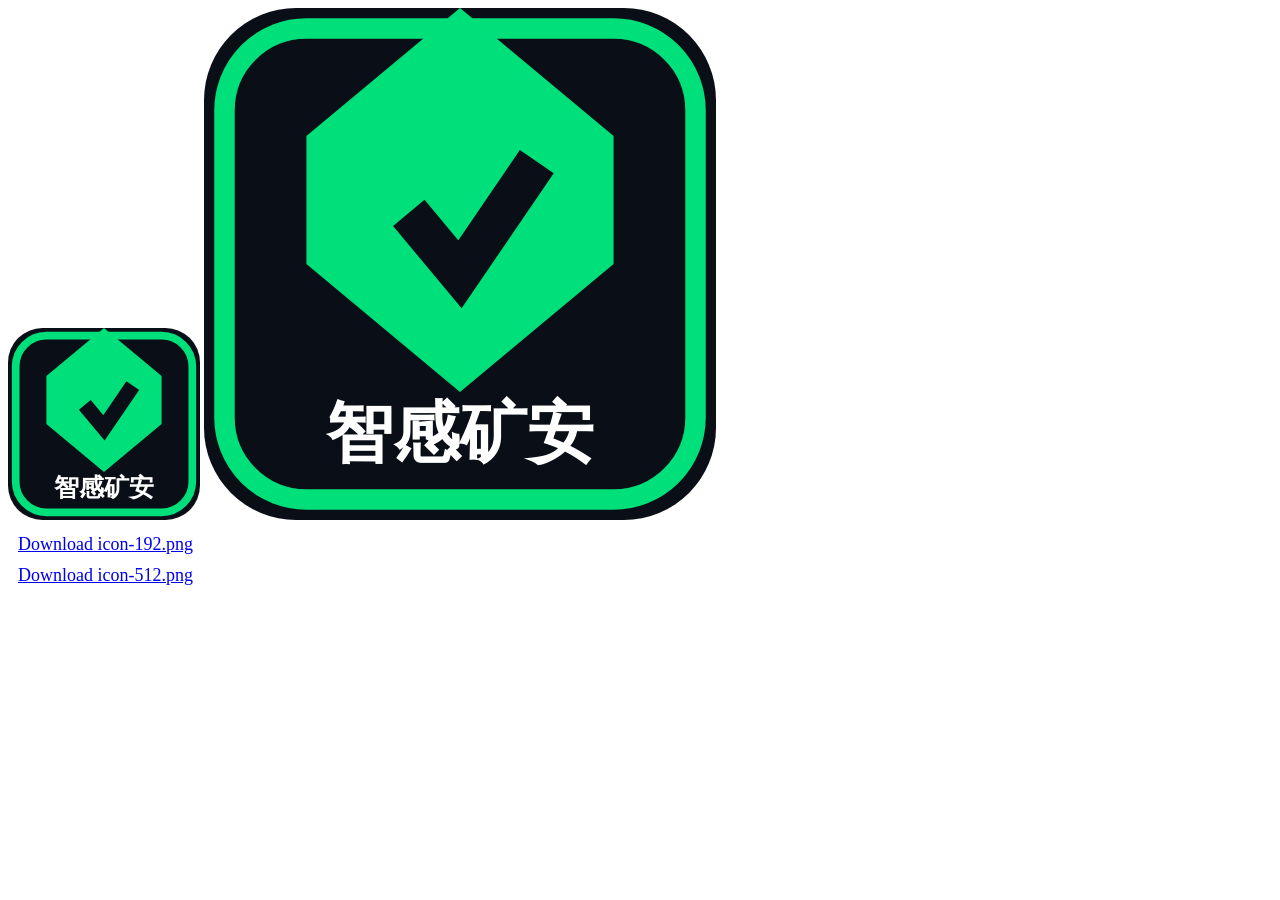
<file: assets/generate-icons.html>
<!DOCTYPE html>
<html><head><meta charset="UTF-8"></head><body>
<canvas id="c192" width="192" height="192"></canvas>
<canvas id="c512" width="512" height="512"></canvas>
<script>
function drawIcon(canvas, size) {
  const ctx = canvas.getContext('2d');
  // Background
  ctx.fillStyle = '#0a0e17';
  ctx.beginPath(); ctx.roundRect(0, 0, size, size, size*0.18); ctx.fill();
  // Border glow
  ctx.strokeStyle = '#00e07a'; ctx.lineWidth = size*0.04;
  ctx.beginPath(); ctx.roundRect(size*0.04, size*0.04, size*0.92, size*0.92, size*0.16); ctx.stroke();
  // Shield icon
  const cx = size/2, cy = size*0.4, s = size*0.5;
  ctx.fillStyle = '#00e07a';
  ctx.beginPath();
  ctx.moveTo(cx, cy-s*0.8);
  ctx.lineTo(cx+s*0.6, cy-s*0.3);
  ctx.lineTo(cx+s*0.6, cy+s*0.2);
  ctx.lineTo(cx, cy+s*0.7);
  ctx.lineTo(cx-s*0.6, cy+s*0.2);
  ctx.lineTo(cx-s*0.6, cy-s*0.3);
  ctx.closePath(); ctx.fill();
  // Checkmark
  ctx.strokeStyle = '#0a0e17'; ctx.lineWidth = size*0.08;
  ctx.beginPath(); ctx.moveTo(cx-size*0.1, cy); ctx.lineTo(cx, cy+size*0.12); ctx.lineTo(cx+size*0.15, cy-size*0.1);
  ctx.stroke();
  // Text
  ctx.fillStyle = '#ffffff'; ctx.font = `bold ${size*0.13}px sans-serif`; ctx.textAlign = 'center';
  ctx.fillText('智感矿安', cx, cy+s*0.95);
}
drawIcon(document.getElementById('c192'), 192);
drawIcon(document.getElementById('c512'), 512);

// Auto-download (run in browser to get PNGs)
const links = [
  { canvas: 'c192', name: 'icon-192.png' },
  { canvas: 'c512', name: 'icon-512.png' },
];
links.forEach(l => {
  const a = document.createElement('a');
  a.download = l.name;
  a.href = document.getElementById(l.canvas).toDataURL('image/png');
  a.textContent = `Download ${l.name}`;
  a.style.cssText = 'display:block;margin:10px;font-size:18px';
  document.body.appendChild(a);
});
</script>
</body></html>
</file>
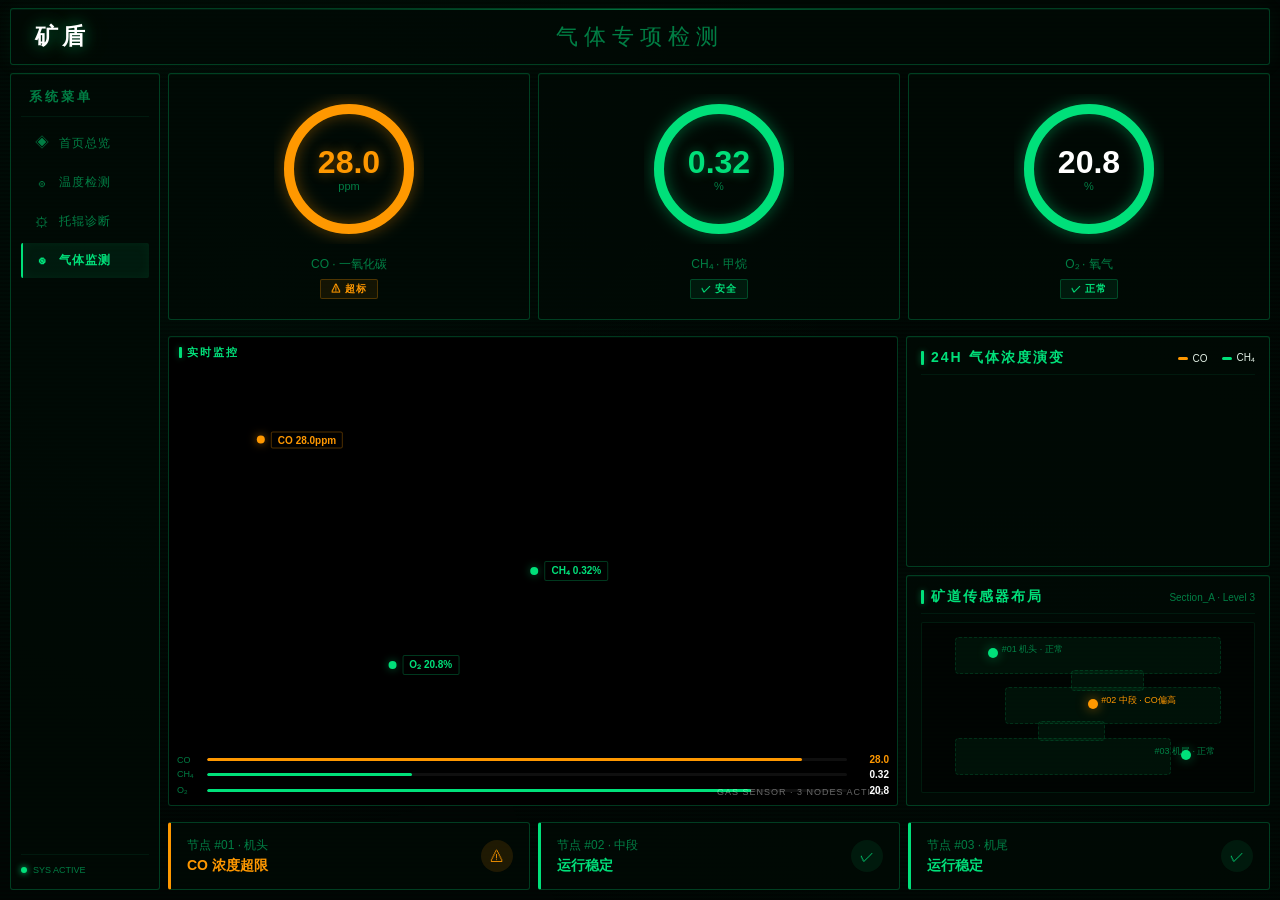
<file: pages/gas.html>
<!DOCTYPE html>
<html lang="zh-CN">
<head>
    <meta charset="UTF-8">
    <meta name="viewport" content="width=device-width, initial-scale=1.0">
    <title>气体专项检测 - 矿盾平台</title>
    <link rel="stylesheet" href="../css/style.css">
    <script src="../libs/echarts.min.js"></script>
    <script src="../libs/gsap.min.js"></script>
    <style>
        /* ===== 气体监测页面专属布局 ===== */

        /* 环形仪表盘 */
        .gas-metrics {
            display: flex;
            gap: var(--gap);
            margin-bottom: var(--gap);
        }
        .gauge-card {
            flex: 1;
            border: 1px solid var(--green-dim);
            border-radius: var(--radius);
            background: var(--bg-card);
            padding: 20px 16px;
            display: flex;
            flex-direction: column;
            align-items: center;
            box-shadow: inset 0 1px 0 rgba(0,224,122,0.05);
            transition: border-color 0.4s;
        }
        .gauge-card:hover { border-color: var(--green); }
        .gauge-ring {
            position: relative;
            width: 150px; height: 150px;
            margin-bottom: 12px;
        }
        .gauge-ring svg {
            width: 100%; height: 100%;
            transform: rotate(-90deg);
        }
        .gauge-bg {
            fill: none;
            stroke: rgba(255,255,255,0.05);
            stroke-width: 8;
        }
        .gauge-arc {
            fill: none;
            stroke-width: 8;
            stroke-linecap: round;
        }
        .gauge-card.warn .gauge-arc {
            stroke: var(--warn);
            filter: drop-shadow(0 0 6px rgba(255,152,0,0.4));
        }
        .gauge-card.safe .gauge-arc {
            stroke: var(--green);
            filter: drop-shadow(0 0 6px var(--green-glow));
        }
        .gauge-center {
            position: absolute; inset: 0;
            display: flex; flex-direction: column;
            align-items: center; justify-content: center;
        }
        .gauge-val {
            font-size: 32px; font-weight: 900; color: #fff; line-height: 1;
        }
        .gauge-val.warn-text { color: var(--warn); text-shadow: 0 0 12px rgba(255,152,0,0.4); }
        .gauge-val.safe-text { color: var(--green); text-shadow: 0 0 12px var(--green-glow); }
        .gauge-unit {
            font-size: 11px; color: var(--text-dim); margin-top: 2px;
        }
        .gauge-label {
            display: flex; flex-direction: column; align-items: center;
            gap: 6px; font-size: 12px; color: var(--text-dim);
        }
        .gauge-badge {
            font-size: 10px; padding: 2px 10px; border-radius: 2px;
            letter-spacing: 1px; font-weight: 600;
        }
        .gauge-badge.warn-badge {
            color: var(--warn); border: 1px solid rgba(255,152,0,0.25);
            background: rgba(255,152,0,0.08);
        }
        .gauge-badge.safe-badge {
            color: var(--green); border: 1px solid var(--green-dim);
            background: var(--green-faint);
        }

        /* 图表 + 传感器同行 */
        .gas-row {
            display: flex;
            gap: var(--gap);
            flex: 1;
            min-height: 0;
            margin-bottom: var(--gap);
        }
        .gas-chart-card {
            flex: 1.0;
            border: 1px solid var(--green-dim);
            border-radius: var(--radius);
            background: var(--bg-card);
            padding: 12px 14px;
            display: flex;
            flex-direction: column;
            box-shadow: inset 0 1px 0 rgba(0,224,122,0.05);
        }
        .gas-map-card {
            flex: 0.8;
            border: 1px solid var(--green-dim);
            border-radius: var(--radius);
            background: var(--bg-card);
            padding: 12px 14px;
            display: flex;
            flex-direction: column;
            box-shadow: inset 0 1px 0 rgba(0,224,122,0.05);
        }
        .chart-body {
            flex: 1;
            min-height: 0;
        }

        /* 矿道传感器地图 */
        .mine-map {
            flex: 1;
            background: rgba(0,0,0,0.4);
            border: 1px solid rgba(0,224,122,0.1);
            border-radius: 2px;
            position: relative;
            overflow: hidden;
        }
        .mine-map .tunnel {
            position: absolute;
            background: rgba(0,224,122,0.06);
            border: 1px dashed rgba(0,224,122,0.15);
            border-radius: 4px;
        }
        .sensor-dot {
            position: absolute;
            width: 10px; height: 10px;
            border-radius: 50%;
            cursor: pointer;
            transition: transform 0.2s;
        }
        .sensor-dot:hover { transform: scale(1.6); }
        .sensor-dot.ok { background: var(--green); box-shadow: 0 0 12px var(--green-glow); }
        .sensor-dot.warn { background: var(--warn); box-shadow: 0 0 12px rgba(255,152,0,0.6); animation: sensor-pulse 1.5s ease-in-out infinite; }
        @keyframes sensor-pulse {
            0%,100% { box-shadow: 0 0 8px rgba(255,152,0,0.4); }
            50% { box-shadow: 0 0 18px rgba(255,152,0,0.8); }
        }
        .sensor-label {
            position: absolute;
            font-size: 9px;
            color: var(--text-dim);
            white-space: nowrap;
            pointer-events: none;
        }

        /* 底部传感器列表 */
        .sensor-list {
            display: flex;
            gap: var(--gap);
        }
        .sensor-item {
            flex: 1;
            border: 1px solid var(--green-dim);
            border-radius: var(--radius);
            background: var(--bg-card);
            padding: 14px 16px;
            display: flex;
            align-items: center;
            justify-content: space-between;
            transition: border-color 0.3s;
        }
        .sensor-item:hover { border-color: var(--green); }
        .sensor-item.warn { border-left: 3px solid var(--warn); }
        .sensor-item.ok { border-left: 3px solid var(--green); }
        .sensor-info .sensor-name { font-size: 12px; color: var(--text-dim); margin-bottom: 3px; }
        .sensor-info .sensor-status { font-size: 14px; font-weight: 600; }
        .sensor-info .sensor-status.warn-text { color: var(--warn); }
        .sensor-info .sensor-status.ok-text { color: var(--green); }
        .sensor-icon {
            width: 32px; height: 32px; border-radius: 50%;
            display: flex; align-items: center; justify-content: center;
            font-size: 14px;
        }
        .sensor-icon.warn-icon { background: rgba(255,152,0,0.12); color: var(--warn); }
        .sensor-icon.ok-icon { background: var(--green-faint); color: var(--green); }

        /* 气体检测视频叠加 */
        .gas-overlay {
            position: absolute; inset: 0; z-index: 2; pointer-events: none;
        }
        .gas-overlay .go-sensor {
            position: absolute; transform: translate(-50%, -50%);
            display: flex; align-items: center; gap: 6px;
        }
        .gas-overlay .go-dot {
            width: 8px; height: 8px; border-radius: 50%;
        }
        .gas-overlay .go-sensor.warn .go-dot {
            background: var(--warn); box-shadow: 0 0 10px rgba(255,152,0,0.6);
            animation: sensor-pulse 1.5s ease-in-out infinite;
        }
        .gas-overlay .go-sensor.ok .go-dot {
            background: var(--green); box-shadow: 0 0 8px var(--green-glow);
        }
        .gas-overlay .go-val {
            font-size: 10px; font-weight: 600;
            background: rgba(0,0,0,0.75); padding: 2px 6px; border-radius: 2px;
            white-space: nowrap;
        }
        .gas-overlay .go-sensor.warn .go-val { color: var(--warn); border: 1px solid rgba(255,152,0,0.3); }
        .gas-overlay .go-sensor.ok .go-val { color: var(--green); border: 1px solid var(--green-dim); }
        @keyframes sensor-pulse {
            0%,100% { box-shadow: 0 0 6px rgba(255,152,0,0.4); }
            50% { box-shadow: 0 0 14px rgba(255,152,0,0.8); }
        }
        .gas-overlay .go-bars {
            position: absolute; bottom: 8px; left: 8px; right: 8px;
            display: flex; flex-direction: column; gap: 3px;
        }
        .gas-overlay .go-bar-item {
            display: flex; align-items: center; gap: 6px;
        }
        .gas-overlay .go-bar-item span {
            font-size: 9px; color: var(--text-dim); width: 24px;
        }
        .gas-overlay .go-bar-item b {
            font-size: 10px; color: #fff; width: 36px; text-align: right;
        }
        .gas-overlay .go-bar-item b.warn-text { color: var(--warn); }
        .gas-overlay .go-bar-track {
            flex: 1; height: 3px; background: rgba(255,255,255,0.06); border-radius: 2px; overflow: hidden;
        }
        .gas-overlay .go-bar-fill { height: 100%; border-radius: 2px; }
        .gas-overlay .go-bar-fill.warn-fill { background: var(--warn); }
        .gas-overlay .go-bar-fill.ok-fill { background: var(--green); }
        .gas-overlay .overlay-info {
            position: absolute; bottom: 8px; right: 12px;
            font-size: 9px; color: rgba(255,255,255,0.4); letter-spacing: 1px;
        }

        /* 返回链接 */
        .back-link {
            color: var(--text-dim);
            text-decoration: none;
            font-size: 12px;
            letter-spacing: 1px;
            transition: color 0.2s;
        }
        .back-link:hover { color: var(--green); }
    </style>
</head>
<body>
    <div class="container">
        <!-- 顶部标题栏 -->
        <header class="header">
            <div class="logo">矿盾</div>
            <h1 class="title">气体专项检测</h1>
            <div class="header-right"></div>
        </header>

        <!-- 侧边栏 + 内容 -->
        <div class="body-wrap">
            <nav class="sidebar">
                <div class="sidebar-label">系统菜单</div>
                <a href="../index.html">
                    <span class="nav-icon">◈</span> 首页总览
                </a>
                <a href="temperature.html">
                    <span class="nav-icon">⊗</span> 温度检测
                </a>
                <a href="roller.html">
                    <span class="nav-icon">⚙</span> 托辊诊断
                </a>
                <a href="gas.html" class="active">
                    <span class="nav-icon">◉</span> 气体监测
                </a>
                <div class="sidebar-footer">
                    <span class="sys-dot"></span> SYS ACTIVE
                </div>
            </nav>
            <div class="content-area">
        <!-- 气体环形仪表盘 -->
        <div class="gas-metrics">
            <!-- CO 环形仪表 -->
            <div class="gauge-card warn">
                <div class="gauge-ring">
                    <svg viewBox="0 0 120 120">
                        <circle class="gauge-bg" cx="60" cy="60" r="48"/>
                        <circle class="gauge-arc" cx="60" cy="60" r="48"
                            id="gauge-co" data-pct="93"/>
                    </svg>
                    <div class="gauge-center">
                        <span class="gauge-val warn-text" id="co-val">28.0</span>
                        <span class="gauge-unit">ppm</span>
                    </div>
                </div>
                <div class="gauge-label">
                    <span>CO · 一氧化碳</span>
                    <span class="gauge-badge warn-badge">⚠ 超标</span>
                </div>
            </div>
            <!-- CH₄ 环形仪表 -->
            <div class="gauge-card safe">
                <div class="gauge-ring">
                    <svg viewBox="0 0 120 120">
                        <circle class="gauge-bg" cx="60" cy="60" r="48"/>
                        <circle class="gauge-arc" cx="60" cy="60" r="48"
                            id="gauge-ch4" data-pct="32"/>
                    </svg>
                    <div class="gauge-center">
                        <span class="gauge-val safe-text" id="ch4-val">0.32</span>
                        <span class="gauge-unit">%</span>
                    </div>
                </div>
                <div class="gauge-label">
                    <span>CH₄ · 甲烷</span>
                    <span class="gauge-badge safe-badge">✓ 安全</span>
                </div>
            </div>
            <!-- O₂ 环形仪表 -->
            <div class="gauge-card safe">
                <div class="gauge-ring">
                    <svg viewBox="0 0 120 120">
                        <circle class="gauge-bg" cx="60" cy="60" r="48"/>
                        <circle class="gauge-arc" cx="60" cy="60" r="48"
                            id="gauge-o2" data-pct="83"/>
                    </svg>
                    <div class="gauge-center">
                        <span class="gauge-val" id="o2-val">20.8</span>
                        <span class="gauge-unit">%</span>
                    </div>
                </div>
                <div class="gauge-label">
                    <span>O₂ · 氧气</span>
                    <span class="gauge-badge safe-badge">✓ 正常</span>
                </div>
            </div>
        </div>

        <!-- 视频 + 图表 / 传感器地图（2:1 同主页） -->
        <div class="gas-row">
            <!-- 视频监控（左 2/3）+ 气体检测叠加 -->
            <div class="video-module" style="flex:2;">
                <span class="vm-label">实时监控</span>
                <video autoplay loop muted playsinline>
                    <source src="../qtsp.mp4" type="video/mp4">
                </video>
                <!-- 气体检测叠加层 -->
                <div class="gas-overlay">
                    <div class="go-sensor warn" style="top:22%;left:18%;">
                        <div class="go-dot"></div>
                        <span class="go-val">CO 28.0ppm</span>
                    </div>
                    <div class="go-sensor ok" style="top:50%;left:55%;">
                        <div class="go-dot"></div>
                        <span class="go-val">CH₄ 0.32%</span>
                    </div>
                    <div class="go-sensor ok" style="top:70%;left:35%;">
                        <div class="go-dot"></div>
                        <span class="go-val">O₂ 20.8%</span>
                    </div>
                    <div class="go-bars">
                        <div class="go-bar-item">
                            <span>CO</span>
                            <div class="go-bar-track"><div class="go-bar-fill warn-fill" style="width:93%;"></div></div>
                            <b class="warn-text">28.0</b>
                        </div>
                        <div class="go-bar-item">
                            <span>CH₄</span>
                            <div class="go-bar-track"><div class="go-bar-fill ok-fill" style="width:32%;"></div></div>
                            <b>0.32</b>
                        </div>
                        <div class="go-bar-item">
                            <span>O₂</span>
                            <div class="go-bar-track"><div class="go-bar-fill ok-fill" style="width:85%;"></div></div>
                            <b>20.8</b>
                        </div>
                    </div>
                    <div class="overlay-info">GAS SENSOR · 3 NODES ACTIVE</div>
                </div>
            </div>
            <!-- 右侧 1/3 堆叠 -->
            <div style="flex:1;display:flex;flex-direction:column;gap:var(--gap);min-width:0;">
                <div class="gas-chart-card" style="flex:1;">
                    <div class="card-header">
                        <h3 class="card-title">24H 气体浓度演变</h3>
                        <div style="display:flex;gap:14px;font-size:10px;">
                            <span style="display:flex;align-items:center;gap:5px;">
                                <span style="width:10px;height:3px;background:var(--warn);border-radius:2px;"></span> CO
                            </span>
                            <span style="display:flex;align-items:center;gap:5px;">
                                <span style="width:10px;height:3px;background:var(--green);border-radius:2px;"></span> CH₄
                            </span>
                        </div>
                    </div>
                    <div id="gas-trend-chart" class="chart-body"></div>
                </div>
                <div class="gas-map-card" style="flex:1;">
                    <div class="card-header">
                        <h3 class="card-title">矿道传感器布局</h3>
                        <span style="font-size:10px;color:var(--text-dim);">Section_A · Level 3</span>
                    </div>
                    <div class="mine-map">
                        <div class="tunnel" style="top:8%;left:10%;right:10%;height:22%;"></div>
                        <div class="tunnel" style="top:38%;left:25%;right:10%;height:22%;"></div>
                        <div class="tunnel" style="top:68%;left:10%;right:25%;height:22%;"></div>
                        <div class="tunnel" style="top:28%;left:45%;width:22%;height:12%;"></div>
                        <div class="tunnel" style="top:58%;left:35%;width:20%;height:12%;"></div>
                        <div class="sensor-dot ok" style="top:15%;left:20%;" title="机头检测点 #01: 正常"></div>
                        <div class="sensor-label" style="top:12%;left:24%;">#01 机头 · 正常</div>
                        <div class="sensor-dot warn" style="top:45%;left:50%;" title="中段检测点 #02: CO 偏高"></div>
                        <div class="sensor-label" style="top:42%;left:54%;color:var(--warn);">#02 中段 · CO偏高</div>
                        <div class="sensor-dot ok" style="top:75%;left:78%;" title="机尾检测点 #03: 正常"></div>
                        <div class="sensor-label" style="top:72%;left:70%;">#03 机尾 · 正常</div>
                    </div>
                </div>
            </div>
        </div>

        <!-- 传感器运行状态列表 -->
        <div class="sensor-list">
            <div class="sensor-item warn">
                <div class="sensor-info">
                    <div class="sensor-name">节点 #01 · 机头</div>
                    <div class="sensor-status warn-text">CO 浓度超限</div>
                </div>
                <div class="sensor-icon warn-icon">⚠</div>
            </div>
            <div class="sensor-item ok">
                <div class="sensor-info">
                    <div class="sensor-name">节点 #02 · 中段</div>
                    <div class="sensor-status ok-text">运行稳定</div>
                </div>
                <div class="sensor-icon ok-icon">✓</div>
            </div>
            <div class="sensor-item ok">
                <div class="sensor-info">
                    <div class="sensor-name">节点 #03 · 机尾</div>
                    <div class="sensor-status ok-text">运行稳定</div>
                </div>
                <div class="sensor-icon ok-icon">✓</div>
            </div>
        </div>
            </div><!-- /content-area -->
        </div><!-- /body-wrap -->
    </div>

    <script src="../js/data-bridge.js"></script>
    <script src="../js/gas.js"></script>
</body>
</html>
</file>
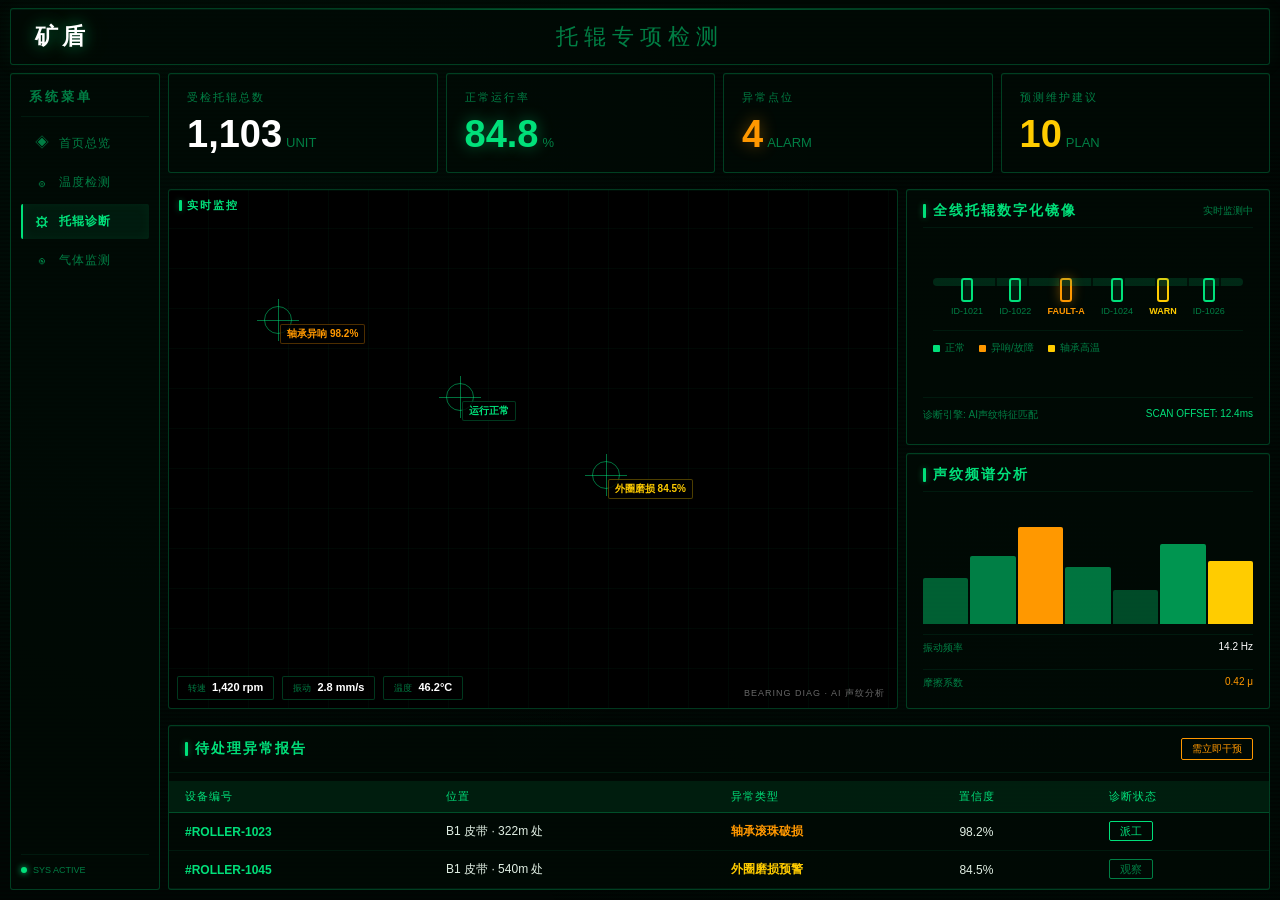
<file: pages/roller.html>
<!DOCTYPE html>
<html lang="zh-CN">
<head>
    <meta charset="UTF-8">
    <meta name="viewport" content="width=device-width, initial-scale=1.0">
    <title>托辊专项检测 - 矿盾平台</title>
    <link rel="stylesheet" href="../css/style.css">
    <script src="../libs/echarts.min.js"></script>
    <script src="../libs/gsap.min.js"></script>
    <style>
        /* ===== 托辊诊断页面专属布局 ===== */

        /* 顶部指标卡片行 */
        .roller-metrics {
            display: flex;
            gap: var(--gap);
            margin-bottom: var(--gap);
        }
        .metric-card {
            flex: 1;
            border: 1px solid var(--green-dim);
            border-radius: var(--radius);
            background: var(--bg-card);
            padding: 16px 18px;
            display: flex;
            flex-direction: column;
            box-shadow: inset 0 1px 0 rgba(0,224,122,0.05);
            transition: border-color 0.4s;
        }
        .metric-card:hover { border-color: var(--green); }
        .metric-card .mc-label {
            font-size: 11px;
            color: var(--text-dim);
            letter-spacing: 2px;
            margin-bottom: 8px;
            text-transform: uppercase;
        }
        .metric-card .mc-value {
            font-size: 38px;
            font-weight: 900;
            color: #fff;
        }
        .metric-card .mc-value.g { color: var(--green); text-shadow: 0 0 16px var(--green-glow); }
        .metric-card .mc-value.o { color: var(--warn); text-shadow: 0 0 16px rgba(255,152,0,0.4); }
        .metric-card .mc-unit {
            font-size: 13px; color: var(--text-dim); margin-left: 4px; font-weight: 400;
        }

        /* 中部双栏 */
        .roller-row {
            display: flex;
            gap: var(--gap);
            flex: 1;
            min-height: 0;
            margin-bottom: var(--gap);
        }

        /* 传送带模型卡片 */
        .conveyor-card {
            flex: 1.3;
            border: 1px solid var(--green-dim);
            border-radius: var(--radius);
            background: var(--bg-card);
            padding: 12px 16px;
            display: flex;
            flex-direction: column;
            box-shadow: inset 0 1px 0 rgba(0,224,122,0.05);
        }
        .conveyor-model {
            flex: 1;
            display: flex;
            flex-direction: column;
            justify-content: center;
            position: relative;
            padding: 20px 10px;
        }
        /* 传送带动画 */
        .belt {
            height: 8px;
            background: repeating-linear-gradient(90deg,
                rgba(0,224,122,0.15) 0px, rgba(0,224,122,0.15) 30px,
                rgba(0,224,122,0.04) 30px, rgba(0,224,122,0.04) 32px);
            border-radius: 4px;
            animation: belt-move 3s linear infinite;
            position: relative;
        }
        @keyframes belt-move { from { background-position: 0 0; } to { background-position: 62px 0; } }
        /* 托辊点位行 */
        .rollers-row {
            display: flex;
            justify-content: space-around;
            align-items: flex-start;
            margin-top: -8px;
            padding: 0 10px;
        }
        .roller-dot {
            display: flex;
            flex-direction: column;
            align-items: center;
            gap: 4px;
        }
        .roller-dot .rd-visual {
            width: 12px; height: 24px;
            border-radius: 3px;
            border: 2px solid var(--green);
            background: rgba(0,224,122,0.08);
            transition: transform 0.2s;
        }
        .roller-dot .rd-visual.warn {
            border-color: var(--warn);
            background: rgba(255,152,0,0.12);
            box-shadow: 0 0 12px rgba(255,152,0,0.4);
            animation: roller-pulse 1.5s ease-in-out infinite;
        }
        .roller-dot .rd-visual.risk {
            border-color: #ffcc00;
            background: rgba(255,204,0,0.08);
        }
        @keyframes roller-pulse {
            0%,100% { box-shadow: 0 0 8px rgba(255,152,0,0.3); }
            50% { box-shadow: 0 0 18px rgba(255,152,0,0.7); }
        }
        .roller-dot .rd-label {
            font-size: 9px; color: var(--text-dim);
        }
        .roller-dot .rd-label.warn-text { color: var(--warn); font-weight: 600; }
        .roller-dot .rd-label.risk-text { color: #ffcc00; font-weight: 600; }
        .belt-legend {
            display: flex;
            gap: 14px; font-size: 10px; color: var(--text-dim);
            margin-top: 14px; padding-top: 10px;
            border-top: 1px solid var(--green-faint);
        }
        .belt-legend span { display: flex; align-items: center; gap: 5px; }
        .belt-legend .dot { width: 7px; height: 7px; border-radius: 1px; }
        .belt-legend .dot.g { background: var(--green); }
        .belt-legend .dot.o { background: var(--warn); }
        .belt-legend .dot.y { background: #ffcc00; }

        /* 频谱卡片 */
        .spectrum-card {
            flex: 0.8;
            border: 1px solid var(--green-dim);
            border-radius: var(--radius);
            background: var(--bg-card);
            padding: 12px 16px;
            display: flex;
            flex-direction: column;
            box-shadow: inset 0 1px 0 rgba(0,224,122,0.05);
        }
        .spectrum-bars {
            flex: 1;
            display: flex;
            align-items: flex-end;
            justify-content: space-between;
            gap: 2px;
            padding: 10px 0;
            min-height: 0;
        }
        .spec-bar {
            flex: 1;
            border-radius: 2px 2px 0 0;
            animation: spec-grow 1s ease-in-out infinite alternate;
        }
        @keyframes spec-grow {
            from { transform: scaleY(0.3); }
            to { transform: scaleY(1); }
        }
        .spec-stat {
            display: flex;
            justify-content: space-between;
            font-size: 10px; color: var(--text-dim);
            padding: 6px 0;
            border-top: 1px solid var(--green-faint);
        }
        .spec-stat + .spec-stat { margin-top: 8px; }

        /* 异常报告表格 */
        .report-card {
            border: 1px solid var(--green-dim);
            border-radius: var(--radius);
            background: var(--bg-card);
            overflow: hidden;
            box-shadow: inset 0 1px 0 rgba(0,224,122,0.05);
        }
        .report-card .card-header {
            padding: 12px 16px;
        }
        .report-table {
            width: 100%;
            border-collapse: collapse;
            font-size: 12px;
        }
        .report-table thead th {
            background: rgba(0,60,30,0.4);
            color: var(--green);
            font-weight: 500;
            padding: 8px 16px;
            border-bottom: 1px solid var(--green-dim);
            text-align: left;
            white-space: nowrap;
            letter-spacing: 1px;
            font-size: 11px;
        }
        .report-table tbody td {
            padding: 10px 16px;
            color: var(--text);
            border-bottom: 1px solid var(--green-faint);
        }
        .report-table tbody tr:hover td {
            background: var(--green-faint);
        }
        .report-table .id-cell { color: var(--green); font-weight: 600; }
        .report-table .type-warn { color: var(--warn); font-weight: 600; }
        .report-table .type-risk { color: #ffcc00; font-weight: 600; }

        /* 托辊诊断视频叠加 */
        .roller-overlay {
            position: absolute; inset: 0; z-index: 2; pointer-events: none;
        }
        .roller-overlay .ro-grid {
            position: absolute; inset: 0;
            background:
                repeating-linear-gradient(0deg, transparent, transparent 39px, rgba(0,224,122,0.04) 39px, rgba(0,224,122,0.04) 40px),
                repeating-linear-gradient(90deg, transparent, transparent 39px, rgba(0,224,122,0.04) 39px, rgba(0,224,122,0.04) 40px);
        }
        .roller-overlay .ro-measure {
            position: absolute; transform: translate(-50%, -50%);
        }
        .roller-overlay .ro-cross {
            width: 28px; height: 28px;
            border: 1px solid rgba(0,224,122,0.5);
            border-radius: 50%;
            position: relative;
        }
        .roller-overlay .ro-cross::before {
            content: ''; position: absolute; top: 50%; left: -8px; right: -8px;
            height: 1px; background: rgba(0,224,122,0.5);
        }
        .roller-overlay .ro-cross::after {
            content: ''; position: absolute; left: 50%; top: -8px; bottom: -8px;
            width: 1px; background: rgba(0,224,122,0.5);
        }
        .roller-overlay .ro-tag {
            position: absolute; top: 18px; left: 16px;
            font-size: 10px; font-weight: 600; white-space: nowrap;
            background: rgba(0,0,0,0.8); padding: 2px 6px; border-radius: 2px;
        }
        .roller-overlay .ro-tag.warn { color: var(--warn); border: 1px solid rgba(255,152,0,0.3); }
        .roller-overlay .ro-tag.risk { color: #ffcc00; border: 1px solid rgba(255,204,0,0.3); }
        .roller-overlay .ro-tag.ok { color: var(--green); border: 1px solid var(--green-dim); }
        .roller-overlay .ro-stats {
            position: absolute; bottom: 8px; left: 8px;
            display: flex; gap: 8px;
        }
        .roller-overlay .ro-stat {
            background: rgba(0,0,0,0.7); padding: 4px 10px; border-radius: 2px;
            border: 1px solid var(--green-dim); display: flex; gap: 6px; align-items: baseline;
        }
        .roller-overlay .ro-stat span {
            font-size: 9px; color: var(--text-dim);
        }
        .roller-overlay .ro-stat b {
            font-size: 11px; color: #fff; font-weight: 700;
        }
        .roller-overlay .overlay-info {
            position: absolute; bottom: 8px; right: 12px;
            font-size: 9px; color: rgba(255,255,255,0.4); letter-spacing: 1px;
        }

        /* 返回链接 */
        .back-link {
            color: var(--text-dim); text-decoration: none;
            font-size: 12px; letter-spacing: 1px; transition: color 0.2s;
        }
        .back-link:hover { color: var(--green); }
    </style>
</head>
<body>
    <div class="container">
        <!-- 顶部标题栏 -->
        <header class="header">
            <div class="logo">矿盾</div>
            <h1 class="title">托辊专项检测</h1>
            <div class="header-right"></div>
        </header>

        <!-- 侧边栏 + 内容 -->
        <div class="body-wrap">
            <nav class="sidebar">
                <div class="sidebar-label">系统菜单</div>
                <a href="../index.html">
                    <span class="nav-icon">◈</span> 首页总览
                </a>
                <a href="temperature.html">
                    <span class="nav-icon">⊗</span> 温度检测
                </a>
                <a href="roller.html" class="active">
                    <span class="nav-icon">⚙</span> 托辊诊断
                </a>
                <a href="gas.html">
                    <span class="nav-icon">◉</span> 气体监测
                </a>
                <div class="sidebar-footer">
                    <span class="sys-dot"></span> SYS ACTIVE
                </div>
            </nav>
            <div class="content-area">
        <!-- 顶部指标卡片 -->
        <div class="roller-metrics">
            <div class="metric-card">
                <div class="mc-label">受检托辊总数</div>
                <div><span class="mc-value" id="total-rollers">1,280</span><span class="mc-unit">UNIT</span></div>
            </div>
            <div class="metric-card">
                <div class="mc-label">正常运行率</div>
                <div><span class="mc-value g" id="normal-rate">98.4</span><span class="mc-unit">%</span></div>
            </div>
            <div class="metric-card">
                <div class="mc-label">异常点位</div>
                <div><span class="mc-value o" id="fault-count">5</span><span class="mc-unit">ALARM</span></div>
            </div>
            <div class="metric-card">
                <div class="mc-label">预测维护建议</div>
                <div><span class="mc-value" style="color:#ffcc00;" id="plan-count">12</span><span class="mc-unit">PLAN</span></div>
            </div>
        </div>

        <!-- 中部：传送带模型 + 频谱 -->
        <div class="roller-row">
            <!-- 视频监控（左 2/3）+ 托辊诊断叠加 -->
            <div class="video-module" style="flex:2;">
                <span class="vm-label">实时监控</span>
                <video autoplay loop muted playsinline>
                    <source src="../tgsp.mp4" type="video/mp4">
                </video>
                <!-- 托辊诊断叠加层 -->
                <div class="roller-overlay">
                    <div class="ro-grid"></div>
                    <div class="ro-measure" style="top:25%;left:15%;">
                        <div class="ro-cross"></div>
                        <span class="ro-tag warn">轴承异响 98.2%</span>
                    </div>
                    <div class="ro-measure" style="top:55%;left:60%;">
                        <div class="ro-cross"></div>
                        <span class="ro-tag risk">外圈磨损 84.5%</span>
                    </div>
                    <div class="ro-measure" style="top:40%;left:40%;">
                        <div class="ro-cross"></div>
                        <span class="ro-tag ok">运行正常</span>
                    </div>
                    <div class="ro-stats">
                        <div class="ro-stat"><span>转速</span><b>1,420 rpm</b></div>
                        <div class="ro-stat"><span>振动</span><b>2.8 mm/s</b></div>
                        <div class="ro-stat"><span>温度</span><b>46.2°C</b></div>
                    </div>
                    <div class="overlay-info">BEARING DIAG · AI 声纹分析</div>
                </div>
            </div>
            <!-- 右侧 1/3 堆叠 -->
            <div style="flex:1;display:flex;flex-direction:column;gap:var(--gap);min-width:0;">
                <div class="conveyor-card" style="flex:1;">
                    <div class="card-header">
                        <h3 class="card-title">全线托辊数字化镜像</h3>
                        <span style="font-size:10px;color:var(--text-dim);">实时监测中</span>
                    </div>
                    <div class="conveyor-model">
                        <div class="belt"></div>
                        <div class="rollers-row">
                            <div class="roller-dot"><div class="rd-visual"></div><span class="rd-label">ID-1021</span></div>
                            <div class="roller-dot"><div class="rd-visual"></div><span class="rd-label">ID-1022</span></div>
                            <div class="roller-dot"><div class="rd-visual warn"></div><span class="rd-label warn-text">FAULT-A</span></div>
                            <div class="roller-dot"><div class="rd-visual"></div><span class="rd-label">ID-1024</span></div>
                            <div class="roller-dot"><div class="rd-visual risk"></div><span class="rd-label risk-text">WARN</span></div>
                            <div class="roller-dot"><div class="rd-visual"></div><span class="rd-label">ID-1026</span></div>
                        </div>
                        <div class="belt-legend">
                            <span><span class="dot g"></span> 正常</span>
                            <span><span class="dot o"></span> 异响/故障</span>
                            <span><span class="dot y"></span> 轴承高温</span>
                        </div>
                    </div>
                    <div style="display:flex;justify-content:space-between;padding:10px 0;border-top:1px solid var(--green-faint);font-size:10px;">
                        <span style="color:var(--text-dim);">诊断引擎: AI声纹特征匹配</span>
                        <span style="color:var(--green);">SCAN OFFSET: 12.4ms</span>
                    </div>
                </div>
                <div class="spectrum-card" style="flex:1;">
                    <div class="card-header">
                        <h3 class="card-title">声纹频谱分析</h3>
                    </div>
                    <div class="spectrum-bars">
                        <div class="spec-bar" style="height:40%;background:rgba(0,224,122,0.4);animation-delay:0.1s;"></div>
                        <div class="spec-bar" style="height:60%;background:rgba(0,224,122,0.55);animation-delay:0.4s;"></div>
                        <div class="spec-bar" style="height:85%;background:var(--warn);animation-delay:0.2s;"></div>
                        <div class="spec-bar" style="height:50%;background:rgba(0,224,122,0.5);animation-delay:0.5s;"></div>
                        <div class="spec-bar" style="height:30%;background:rgba(0,224,122,0.3);animation-delay:0.3s;"></div>
                        <div class="spec-bar" style="height:70%;background:rgba(0,224,122,0.65);animation-delay:0.6s;"></div>
                        <div class="spec-bar" style="height:55%;background:#ffcc00;animation-delay:0.15s;"></div>
                    </div>
                    <div class="spec-stat">
                        <span>振动频率</span><span style="color:#fff;">14.2 Hz</span>
                    </div>
                    <div class="spec-stat">
                        <span>摩擦系数</span><span style="color:var(--warn);">0.42 μ</span>
                    </div>
                </div>
            </div>
        </div>

        <!-- 底部：异常报告表 -->
        <div class="report-card">
            <div class="card-header" style="display:flex;justify-content:space-between;align-items:center;">
                <h3 class="card-title">待处理异常报告</h3>
                <span style="font-size:10px;padding:3px 10px;border:1px solid var(--warn);color:var(--warn);border-radius:2px;">需立即干预</span>
            </div>
            <table class="report-table">
                <thead>
                    <tr>
                        <th>设备编号</th>
                        <th>位置</th>
                        <th>异常类型</th>
                        <th>置信度</th>
                        <th>诊断状态</th>
                    </tr>
                </thead>
                <tbody>
                    <tr>
                        <td class="id-cell">#ROLLER-1023</td>
                        <td>B1 皮带 · 322m 处</td>
                        <td class="type-warn">轴承滚珠破损</td>
                        <td>98.2%</td>
                        <td><span style="padding:3px 10px;border:1px solid var(--green);color:var(--green);border-radius:2px;font-size:11px;">派工</span></td>
                    </tr>
                    <tr>
                        <td class="id-cell">#ROLLER-1045</td>
                        <td>B1 皮带 · 540m 处</td>
                        <td class="type-risk">外圈磨损预警</td>
                        <td>84.5%</td>
                        <td><span style="padding:3px 10px;border:1px solid var(--text-dim);color:var(--text-dim);border-radius:2px;font-size:11px;">观察</span></td>
                    </tr>
                </tbody>
            </table>
        </div>
            </div><!-- /content-area -->
        </div><!-- /body-wrap -->
    </div>

    <script src="../js/data-bridge.js"></script>
    <script src="../js/roller.js"></script>
</body>
</html>
</file>
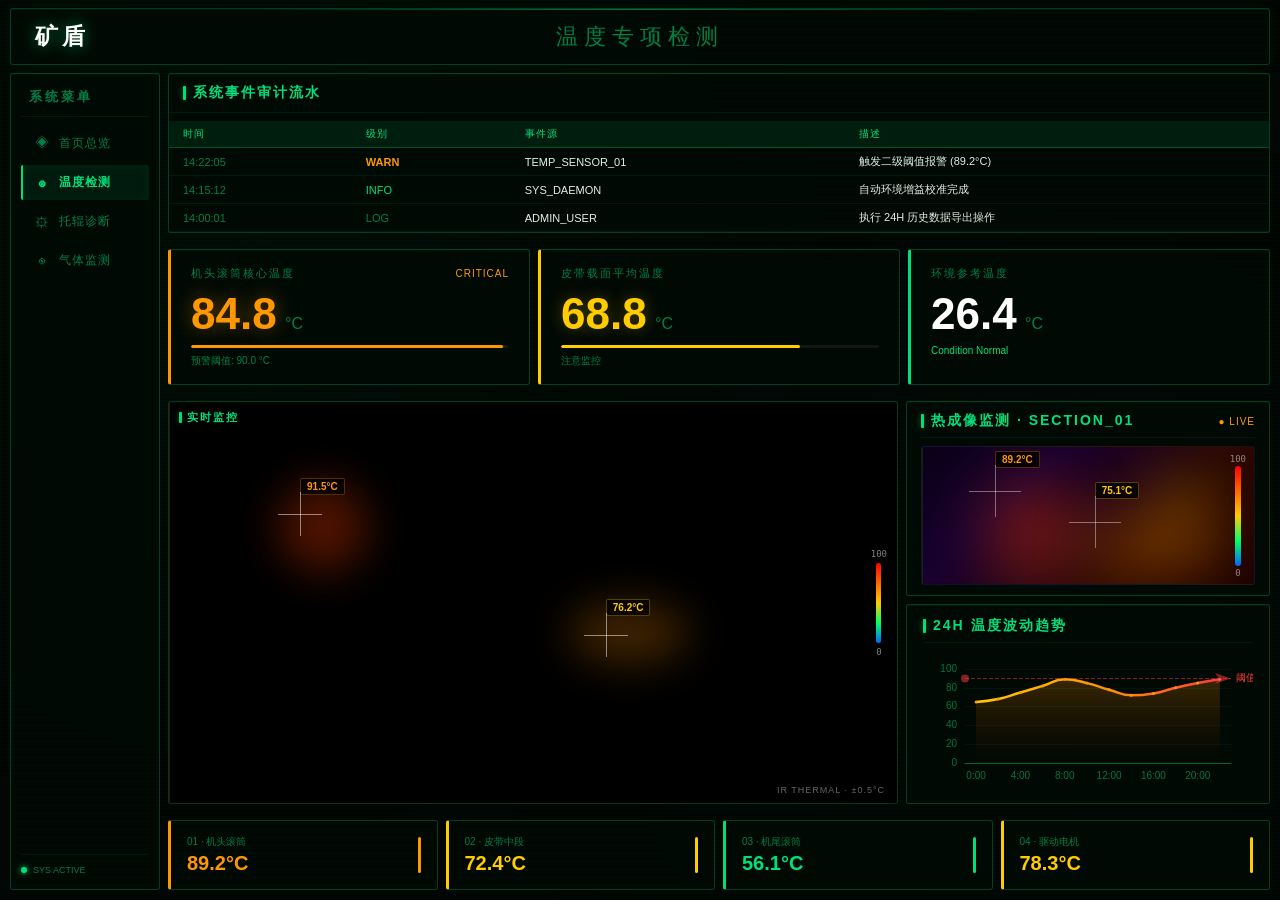
<file: pages/temperature.html>
<!DOCTYPE html>
<html lang="zh-CN">
<head>
    <meta charset="UTF-8">
    <meta name="viewport" content="width=device-width, initial-scale=1.0">
    <title>温度专项检测 - 矿盾平台</title>
    <link rel="stylesheet" href="../css/style.css">
    <script src="../libs/echarts.min.js"></script>
    <script src="../libs/gsap.min.js"></script>
    <style>
        /* ===== 温度检测页面专属布局 ===== */

        /* 指标卡片 */
        .temp-metrics {
            display: flex;
            gap: var(--gap);
            margin-bottom: var(--gap);
        }
        .temp-card {
            flex: 1;
            border: 1px solid var(--green-dim);
            border-radius: var(--radius);
            background: var(--bg-card);
            padding: 16px 20px;
            display: flex;
            flex-direction: column;
            box-shadow: inset 0 1px 0 rgba(0,224,122,0.05);
            transition: border-color 0.4s;
        }
        .temp-card:hover { border-color: var(--green); }
        .temp-card.warn-card { border-left: 3px solid var(--warn); }
        .temp-card.risk-card { border-left: 3px solid #ffcc00; }
        .temp-card.ok-card { border-left: 3px solid var(--green); }
        .tc-label {
            font-size: 11px; color: var(--text-dim); letter-spacing: 2px;
            margin-bottom: 8px; display: flex; justify-content: space-between; align-items: center;
        }
        .tc-value {
            font-size: 44px; font-weight: 900;
        }
        .tc-value.warn { color: var(--warn); text-shadow: 0 0 20px rgba(255,152,0,0.4); }
        .tc-value.risk { color: #ffcc00; text-shadow: 0 0 16px rgba(255,204,0,0.3); }
        .tc-value.ok { color: #fff; }
        .tc-unit { font-size: 16px; color: var(--text-dim); margin-left: 4px; font-weight: 400; }
        .tc-bar {
            height: 3px; border-radius: 2px; margin-top: 6px; background: rgba(255,255,255,0.06);
            overflow: hidden;
        }
        .tc-bar-fill { height: 100%; border-radius: 2px; }
        .tc-bar-fill.warn { background: var(--warn); box-shadow: 0 0 8px rgba(255,152,0,0.4); }
        .tc-bar-fill.risk { background: #ffcc00; }
        .tc-threshold { font-size: 10px; color: var(--text-dim); margin-top: 6px; }

        /* 中部双栏 */
        .temp-row {
            display: flex;
            gap: var(--gap);
            flex: 1;
            min-height: 0;
            margin-bottom: var(--gap);
        }

        /* 热成像区 */
        .thermal-card {
            flex: 1.5;
            border: 1px solid var(--green-dim);
            border-radius: var(--radius);
            background: var(--bg-card);
            padding: 10px 14px;
            display: flex;
            flex-direction: column;
            box-shadow: inset 0 1px 0 rgba(0,224,122,0.05);
        }
        .thermal-area {
            flex: 1;
            background: linear-gradient(135deg, #0a0018 0%, #180030 30%, #2a0800 70%, #1a0000 100%);
            border-radius: 3px;
            position: relative;
            overflow: hidden;
            border: 1px solid rgba(0,224,122,0.08);
        }
        /* 热源光斑 */
        .heat-blob {
            position: absolute;
            border-radius: 50%;
            filter: blur(30px);
            animation: heat-pulse 2s ease-in-out infinite;
        }
        @keyframes heat-pulse {
            0%,100% { opacity: 0.5; transform: scale(1); }
            50% { opacity: 0.8; transform: scale(1.08); }
        }
        /* 扫描线 */
        .scan-v {
            position: absolute; top: 0; width: 1px; height: 100%;
            background: rgba(0,224,122,0.15);
            animation: scan-h 5s linear infinite;
        }
        @keyframes scan-h { 0% { left: 0%; } 100% { left: 100%; } }
        /* 十字准星 */
        .reticle {
            position: absolute; width: 36px; height: 36px;
            transform: translate(-50%, -50%); pointer-events: none;
        }
        .reticle::before {
            content: ''; position: absolute; top: 50%; left: -8px; right: -8px;
            height: 1px; background: rgba(255,255,255,0.4);
        }
        .reticle::after {
            content: ''; position: absolute; left: 50%; top: -8px; bottom: -8px;
            width: 1px; background: rgba(255,255,255,0.4);
        }
        .reticle-label {
            position: absolute; top: -22px; left: 18px;
            font-size: 10px; font-weight: 700; white-space: nowrap;
            background: rgba(0,0,0,0.8); padding: 2px 6px; border-radius: 2px;
        }
        .reticle-label.warn { color: var(--warn); border: 1px solid rgba(255,152,0,0.3); }
        .reticle-label.risk { color: #ffcc00; border: 1px solid rgba(255,204,0,0.3); }
        /* 温度色标 */
        .temp-scale {
            position: absolute; right: 8px; top: 50%; transform: translateY(-50%);
            display: flex; flex-direction: column; align-items: center; gap: 2px;
            font-size: 9px; color: rgba(255,255,255,0.5); font-family: monospace;
        }
        .temp-scale .bar {
            width: 6px; height: 100px;
            background: linear-gradient(to bottom, #ff0000, #ff6600, #ffcc00, #00ff66, #0066ff);
            border-radius: 3px;
        }

        /* 趋势图卡片 */
        .trend-card {
            flex: 0.8;
            border: 1px solid var(--green-dim);
            border-radius: var(--radius);
            background: var(--bg-card);
            padding: 12px 16px;
            display: flex;
            flex-direction: column;
            box-shadow: inset 0 1px 0 rgba(0,224,122,0.05);
        }
        .chart-body { flex: 1; min-height: 0; }

        /* 传感器列表 */
        .sensor-row {
            display: flex;
            gap: var(--gap);
        }
        .sensor-card {
            flex: 1;
            border: 1px solid var(--green-dim);
            border-radius: var(--radius);
            background: var(--bg-card);
            padding: 14px 16px;
            display: flex;
            align-items: center;
            justify-content: space-between;
            transition: border-color 0.3s;
        }
        .sensor-card:hover { border-color: var(--green); }
        .sensor-card.warn { border-left: 3px solid var(--warn); }
        .sensor-card.risk { border-left: 3px solid #ffcc00; }
        .sensor-card.ok { border-left: 3px solid var(--green); }
        .sc-info .sc-name { font-size: 10px; color: var(--text-dim); margin-bottom: 3px; text-transform: uppercase; }
        .sc-info .sc-temp { font-size: 20px; font-weight: 800; }
        .sc-info .sc-temp.warn-text { color: var(--warn); }
        .sc-info .sc-temp.risk-text { color: #ffcc00; }
        .sc-info .sc-temp.ok-text { color: var(--green); }
        .sc-bar {
            width: 3px; height: 36px; border-radius: 2px;
        }
        .sc-bar.warn-bar { background: var(--warn); }
        .sc-bar.risk-bar { background: #ffcc00; }
        .sc-bar.ok-bar { background: var(--green); }

        /* 审计日志表格 */
        .audit-card {
            border: 1px solid var(--green-dim);
            border-radius: var(--radius);
            background: var(--bg-card);
            overflow: hidden;
            margin-bottom: var(--gap);
            box-shadow: inset 0 1px 0 rgba(0,224,122,0.05);
        }
        .audit-table {
            width: 100%; border-collapse: collapse; font-size: 11px;
        }
        .audit-table thead th {
            background: rgba(0,60,30,0.4); color: var(--green); font-weight: 500;
            padding: 6px 14px; border-bottom: 1px solid var(--green-dim);
            text-align: left; white-space: nowrap; letter-spacing: 1px; font-size: 10px;
        }
        .audit-table tbody td {
            padding: 6px 14px; color: var(--text);
            border-bottom: 1px solid var(--green-faint);
        }
        .audit-table tbody tr:hover td { background: var(--green-faint); }
        .audit-table .time-cell { color: var(--text-dim); }
        .audit-table .warn-cell { color: var(--warn); font-weight: 600; }
        .audit-table .info-cell { color: var(--green); }
        .audit-table .log-cell { color: var(--text-dim); }

        /* 热成像视频叠加 */
        .thermal-overlay {
            position: absolute; inset: 0; z-index: 2; pointer-events: none;
        }
        .thermal-overlay .scan-v {
            position: absolute; top: 0; width: 1px; height: 100%;
            background: rgba(255, 100, 30, 0.2);
            animation: scan-h 5s linear infinite;
        }
        .thermal-overlay .heat-blob {
            position: absolute; border-radius: 50%; filter: blur(20px);
            animation: heat-pulse 2s ease-in-out infinite;
        }
        .thermal-overlay .reticle {
            position: absolute; width: 32px; height: 32px;
            transform: translate(-50%, -50%);
        }
        .thermal-overlay .reticle::before {
            content: ''; position: absolute; top: 50%; left: -6px; right: -6px;
            height: 1px; background: rgba(255,255,255,0.5);
        }
        .thermal-overlay .reticle::after {
            content: ''; position: absolute; left: 50%; top: -6px; bottom: -6px;
            width: 1px; background: rgba(255,255,255,0.5);
        }
        .thermal-overlay .reticle-label {
            position: absolute; top: -20px; left: 16px;
            font-size: 10px; font-weight: 700; white-space: nowrap;
            background: rgba(0,0,0,0.75); padding: 2px 6px; border-radius: 2px;
        }
        .thermal-overlay .reticle-label.warn { color: var(--warn); border: 1px solid rgba(255,152,0,0.3); }
        .thermal-overlay .reticle-label.risk { color: #ffcc00; border: 1px solid rgba(255,204,0,0.3); }
        .thermal-overlay .temp-scale {
            position: absolute; top: 50%; transform: translateY(-50%);
            display: flex; flex-direction: column; align-items: center; gap: 4px;
        }
        .thermal-overlay .temp-scale .bar {
            width: 5px; border-radius: 3px;
            background: linear-gradient(to bottom, #ff0000, #ff6600, #ffcc00, #00ff66, #0066ff);
        }
        .thermal-overlay .overlay-info {
            position: absolute; bottom: 8px; right: 12px;
            font-size: 9px; color: rgba(255,255,255,0.4); letter-spacing: 1px;
        }
        @keyframes scan-h { 0% { left: 0%; } 100% { left: 100%; } }
        @keyframes heat-pulse { 0%,100% { opacity: 0.4; transform: scale(1); } 50% { opacity: 0.7; transform: scale(1.06); } }

        /* 返回链接 */
        .back-link {
            color: var(--text-dim); text-decoration: none;
            font-size: 12px; letter-spacing: 1px; transition: color 0.2s;
        }
        .back-link:hover { color: var(--green); }
    </style>
</head>
<body>
    <div class="container">
        <!-- 顶部标题栏 -->
        <header class="header">
            <div class="logo">矿盾</div>
            <h1 class="title">温度专项检测</h1>
            <div class="header-right"></div>
        </header>

        <!-- 侧边栏 + 内容 -->
        <div class="body-wrap">
            <nav class="sidebar">
                <div class="sidebar-label">系统菜单</div>
                <a href="../index.html">
                    <span class="nav-icon">◈</span> 首页总览
                </a>
                <a href="temperature.html" class="active">
                    <span class="nav-icon">⊗</span> 温度检测
                </a>
                <a href="roller.html">
                    <span class="nav-icon">⚙</span> 托辊诊断
                </a>
                <a href="gas.html">
                    <span class="nav-icon">◉</span> 气体监测
                </a>
                <div class="sidebar-footer">
                    <span class="sys-dot"></span> SYS ACTIVE
                </div>
            </nav>
            <div class="content-area">
        <!-- 审计日志 -->
        <div class="audit-card">
            <div class="card-header" style="padding:10px 14px;">
                <h3 class="card-title">系统事件审计流水</h3>
            </div>
            <table class="audit-table">
                <thead>
                    <tr>
                        <th>时间</th><th>级别</th><th>事件源</th><th>描述</th>
                    </tr>
                </thead>
                <tbody>
                    <tr>
                        <td class="time-cell">14:22:05</td>
                        <td class="warn-cell">WARN</td>
                        <td>TEMP_SENSOR_01</td>
                        <td>触发二级阈值报警 (89.2°C)</td>
                    </tr>
                    <tr>
                        <td class="time-cell">14:15:12</td>
                        <td class="info-cell">INFO</td>
                        <td>SYS_DAEMON</td>
                        <td>自动环境增益校准完成</td>
                    </tr>
                    <tr>
                        <td class="time-cell">14:00:01</td>
                        <td class="log-cell">LOG</td>
                        <td>ADMIN_USER</td>
                        <td>执行 24H 历史数据导出操作</td>
                    </tr>
                </tbody>
            </table>
        </div>

        <!-- 核心温度指标 -->
        <div class="temp-metrics">
            <div class="temp-card warn-card">
                <div class="tc-label">
                    <span>机头滚筒核心温度</span>
                    <span style="font-size:10px;color:var(--warn);letter-spacing:1px;">CRITICAL</span>
                </div>
                <div>
                    <span class="tc-value warn" id="core-temp">89.2</span>
                    <span class="tc-unit">°C</span>
                </div>
                <div class="tc-bar"><div class="tc-bar-fill warn" style="width:98%;"></div></div>
                <div class="tc-threshold">预警阈值: 90.0 °C</div>
            </div>
            <div class="temp-card risk-card">
                <div class="tc-label">
                    <span>皮带载面平均温度</span>
                </div>
                <div>
                    <span class="tc-value risk" id="belt-temp">72.4</span>
                    <span class="tc-unit">°C</span>
                </div>
                <div class="tc-bar"><div class="tc-bar-fill risk" style="width:75%;"></div></div>
                <div class="tc-threshold">注意监控</div>
            </div>
            <div class="temp-card ok-card">
                <div class="tc-label">
                    <span>环境参考温度</span>
                </div>
                <div>
                    <span class="tc-value ok" id="ambient-temp">27.8</span>
                    <span class="tc-unit">°C</span>
                </div>
                <div class="tc-threshold" style="color:var(--green);">Condition Normal</div>
            </div>
        </div>

        <!-- 热成像 + 趋势图 -->
        <div class="temp-row">
            <!-- 视频监控（左 2/3）+ 热成像叠加 -->
            <div class="video-module" style="flex:2;">
                <span class="vm-label">实时监控</span>
                <video autoplay loop muted playsinline>
                    <source src="../wdsp.mp4" type="video/mp4">
                </video>
                <!-- 热成像叠加层 -->
                <div class="thermal-overlay">
                    <div class="scan-v"></div>
                    <div class="heat-blob" style="top:20%;left:15%;width:90px;height:90px;background:rgba(255,60,0,0.3);"></div>
                    <div class="heat-blob" style="top:50%;left:55%;width:120px;height:60px;background:rgba(255,140,0,0.25);animation-delay:0.8s;"></div>
                    <div class="reticle" style="top:28%;left:18%;"><span class="reticle-label warn">91.5°C</span></div>
                    <div class="reticle" style="top:58%;left:60%;"><span class="reticle-label risk">76.2°C</span></div>
                    <div class="temp-scale" style="right:10px;"><span style="font-size:9px;color:rgba(255,255,255,0.5);">100</span><div class="bar" style="height:80px;"></div><span style="font-size:9px;color:rgba(255,255,255,0.5);">0</span></div>
                    <div class="overlay-info">IR THERMAL · ±0.5°C</div>
                </div>
            </div>
            <!-- 右侧 1/3 堆叠 -->
            <div style="flex:1;display:flex;flex-direction:column;gap:var(--gap);min-width:0;">
                <div class="thermal-card" style="flex:1;">
                    <div class="card-header" style="display:flex;justify-content:space-between;align-items:center;">
                        <h3 class="card-title">热成像监测 · SECTION_01</h3>
                        <span style="font-size:10px;color:var(--warn);letter-spacing:1px;">● LIVE</span>
                    </div>
                    <div class="thermal-area">
                        <div class="scan-v"></div>
                        <div class="heat-blob" style="top:25%;left:18%;width:100px;height:100px;background:rgba(255,60,0,0.35);animation-delay:0s;"></div>
                        <div class="heat-blob" style="top:45%;left:50%;width:140px;height:70px;background:rgba(255,140,0,0.3);animation-delay:0.6s;"></div>
                        <div class="heat-blob" style="top:15%;left:70%;width:60px;height:60px;background:rgba(255,200,0,0.2);animation-delay:1.2s;"></div>
                        <div class="reticle" style="top:32%;left:22%;"><span class="reticle-label warn">89.2°C</span></div>
                        <div class="reticle" style="top:55%;left:52%;"><span class="reticle-label risk">75.1°C</span></div>
                        <div class="temp-scale"><span>100</span><div class="bar"></div><span>0</span></div>
                    </div>
                </div>
                <div class="trend-card" style="flex:1;">
                    <div class="card-header">
                        <h3 class="card-title">24H 温度波动趋势</h3>
                    </div>
                    <div id="temp-trend-chart" class="chart-body"></div>
                </div>
            </div>
        </div>

        <!-- 传感器点位工况 -->
        <div class="sensor-row">
            <div class="sensor-card warn">
                <div class="sc-info">
                    <div class="sc-name">01 · 机头滚筒</div>
                    <div class="sc-temp warn-text">89.2°C</div>
                </div>
                <div class="sc-bar warn-bar"></div>
            </div>
            <div class="sensor-card risk">
                <div class="sc-info">
                    <div class="sc-name">02 · 皮带中段</div>
                    <div class="sc-temp risk-text">72.4°C</div>
                </div>
                <div class="sc-bar risk-bar"></div>
            </div>
            <div class="sensor-card ok">
                <div class="sc-info">
                    <div class="sc-name">03 · 机尾滚筒</div>
                    <div class="sc-temp ok-text">56.1°C</div>
                </div>
                <div class="sc-bar ok-bar"></div>
            </div>
            <div class="sensor-card risk">
                <div class="sc-info">
                    <div class="sc-name">04 · 驱动电机</div>
                    <div class="sc-temp risk-text">78.3°C</div>
                </div>
                <div class="sc-bar risk-bar"></div>
            </div>
        </div>
            </div><!-- /content-area -->
        </div><!-- /body-wrap -->
    </div>

    <script src="../js/data-bridge.js"></script>
    <script src="../js/temperature.js"></script>
</body>
</html>
</file>
<file: css/style.css>
/* ============================================
   矿盾 · 中央分析决策平台
   暗黑基底 · 翠绿霓虹 · 高级工业风
   ============================================ */

/* ---------- CSS 变量 ---------- */
:root {
    --green: #00e07a;
    --green-dim: rgba(0, 224, 122, 0.25);
    --green-glow: rgba(0, 224, 122, 0.45);
    --green-faint: rgba(0, 224, 122, 0.08);
    --warn: #ff9800;
    --danger: #ff3b3b;
    --bg-card: rgba(0, 10, 5, 0.82);
    --text: #e0efe4;
    --text-dim: rgba(0, 224, 122, 0.55);
    --gap: 8px;
    --radius: 3px;
}

/* ---------- 全局 ---------- */
* {
    margin: 0;
    padding: 0;
    box-sizing: border-box;
}

body {
    background: #010503;
    color: var(--text);
    font-family: "Microsoft YaHei", "PingFang SC", sans-serif;
    overflow: hidden;
    height: 100vh;
    width: 100vw;
    -webkit-font-smoothing: antialiased;
}

/* 背景微纹理 — 极淡的网格 */
body::before {
    content: '';
    position: fixed;
    inset: 0;
    z-index: 0;
    pointer-events: none;
    background:
        radial-gradient(circle at 20% 30%, rgba(0, 224, 122, 0.03) 0%, transparent 50%),
        radial-gradient(circle at 80% 70%, rgba(0, 200, 100, 0.02) 0%, transparent 50%),
        repeating-linear-gradient(0deg, transparent, transparent 2px, rgba(0, 255, 150, 0.012) 2px, rgba(0, 255, 150, 0.012) 4px);
}

/* ---------- 主容器 ---------- */
.container {
    position: relative;
    z-index: 1;
    width: 100vw;
    height: 100vh;
    padding: 8px 10px 10px;
    display: flex;
    flex-direction: column;
    gap: var(--gap);
}

/* 顶栏以下 — 侧边栏 + 内容区 */
.body-wrap {
    display: flex;
    flex: 1;
    gap: var(--gap);
    min-height: 0;
}

/* ========== 左侧菜单 ========== */
.sidebar {
    width: 150px;
    flex-shrink: 0;
    border: 1px solid var(--green-dim);
    border-radius: var(--radius);
    background: var(--bg-card);
    padding: 14px 10px;
    display: flex;
    flex-direction: column;
    gap: 4px;
    box-shadow: inset 0 1px 0 rgba(0,224,122,0.05);
}

.sidebar-label {
    font-size: 13px;
    font-weight: 600;
    color: var(--text-dim);
    letter-spacing: 3px;
    padding: 0 8px 10px;
    border-bottom: 1px solid var(--green-faint);
    margin-bottom: 4px;
}

.sidebar a {
    display: flex;
    align-items: center;
    gap: 8px;
    padding: 9px 10px;
    border-radius: 2px;
    color: var(--text-dim);
    text-decoration: none;
    font-size: 12px;
    letter-spacing: 1px;
    transition: all 0.2s;
    border-left: 2px solid transparent;
}

.sidebar a:hover {
    color: var(--green);
    background: var(--green-faint);
}

.sidebar a.active {
    color: var(--green);
    background: var(--green-faint);
    border-left-color: var(--green);
    font-weight: 600;
    box-shadow: inset 0 0 12px rgba(0,224,122,0.06);
}

.sidebar a .nav-icon {
    font-size: 14px;
    width: 18px;
    text-align: center;
}

.sidebar-footer {
    margin-top: auto;
    padding-top: 10px;
    border-top: 1px solid var(--green-faint);
    display: flex;
    align-items: center;
    gap: 6px;
    font-size: 9px;
    color: var(--text-dim);
}

.sidebar-footer .sys-dot {
    width: 6px; height: 6px;
    border-radius: 50%;
    background: var(--green);
    box-shadow: 0 0 6px var(--green);
    animation: dot-blink 2s ease-in-out infinite;
}

@keyframes dot-blink {
    0%,100% { opacity: 1; }
    50% { opacity: 0.3; }
}

/* 内容区（侧边栏右侧） */
.content-area {
    flex: 1;
    display: flex;
    flex-direction: column;
    gap: var(--gap);
    min-width: 0;
}

/* ========== 顶部标题栏 ========== */
.header {
    display: flex;
    justify-content: space-between;
    align-items: center;
    padding: 12px 24px;
    background: var(--bg-card);
    border: 1px solid var(--green-dim);
    border-radius: var(--radius);
    flex-shrink: 0;
    position: relative;
    overflow: hidden;
    box-shadow:
        inset 0 1px 0 rgba(0, 224, 122, 0.08),
        0 0 20px rgba(0, 180, 100, 0.06);
}

/* 顶部光条 */
.header::after {
    content: '';
    position: absolute;
    top: 0;
    left: 20%;
    width: 60%;
    height: 1px;
    background: linear-gradient(90deg, transparent, var(--green-glow), transparent);
    animation: topbar-shift 3s ease-in-out infinite;
}

@keyframes topbar-shift {
    0%, 100% { left: 20%; width: 60%; opacity: 0.6; }
    50% { left: 30%; width: 40%; opacity: 1; }
}

.logo {
    font-size: 23px;
    font-weight: 900;
    color: #fff;
    letter-spacing: 4px;
    text-shadow: 0 0 16px var(--green-glow), 0 0 32px rgba(0, 224, 122, 0.2);
}

.title {
    font-size: 22px;
    font-weight: 400;
    color: var(--text-dim);
    letter-spacing: 6px;
    position: absolute;
    left: 50%;
    transform: translateX(-50%);
}

.header-right {
    display: flex;
    align-items: center;
}

.status {
    font-size: 16px;
    color: #fff;
    display: flex;
    align-items: baseline;
    gap: 1px;
    padding: 3px 14px;
    border: 1px solid var(--green-dim);
    border-radius: 2px;
    background: var(--green-faint);
}

.status .value {
    font-size: 20px;
    font-weight: 800;
}

.status .unit {
    font-size: 12px;
    color: var(--green);
    margin-left: 2px;
}

/* ========== 主内容区 ========== */
.main-content {
    display: flex;
    flex: 1;
    gap: var(--gap);
    min-height: 0;
}

/* ---------- 左侧主视觉 ---------- */
.main-visual {
    flex: 2;
    position: relative;
    border: 1px solid var(--green-dim);
    border-radius: var(--radius);
    overflow: hidden;
    background: #000;
}

/* 视频背景 — 填充比例同大屏 */
.visual-video {
    position: absolute;
    inset: 0;
    width: 100%;
    height: 100%;
    object-fit: cover;
    z-index: 0;
}

/* ===== 子页面视频模块（卡片式） ===== */
.video-module {
    border: 1px solid var(--green-dim);
    border-radius: var(--radius);
    background: #000;
    overflow: hidden;
    box-shadow: inset 0 1px 0 rgba(0,224,122,0.05);
    position: relative;
    display: flex;
    flex-direction: column;
    min-width: 0;
}
.video-module video {
    width: 100%;
    height: 100%;
    object-fit: cover;
    flex: 1;
}
.video-module .vm-label {
    position: absolute;
    top: 8px;
    left: 10px;
    z-index: 2;
    font-size: 11px;
    color: var(--green);
    letter-spacing: 2px;
    font-weight: 600;
    pointer-events: none;
    text-shadow: 0 0 8px rgba(0,0,0,0.8);
    display: flex;
    align-items: center;
    gap: 5px;
}
.video-module .vm-label::before {
    content: '';
    display: inline-block;
    width: 3px;
    height: 11px;
    background: var(--green);
    border-radius: 1px;
    box-shadow: 0 0 6px var(--green-glow);
}


/* ---------- 全景建模悬浮窗 ---------- */
.model-window {
    position: absolute;
    top: 14px;
    right: 14px;
    width: 370px;
    height: 235px;
    background: rgba(3, 12, 7, 0.94);
    border: 1px solid var(--green-dim);
    border-radius: var(--radius);
    padding: 8px 10px;
    display: flex;
    flex-direction: column;
    z-index: 5;
    box-shadow: 0 0 25px rgba(0, 200, 120, 0.08), inset 0 0 40px rgba(0, 30, 15, 0.3);
    backdrop-filter: blur(6px);
}

.window-header {
    display: flex;
    justify-content: space-between;
    align-items: center;
    margin-bottom: 5px;
    padding-bottom: 6px;
    border-bottom: 1px solid var(--green-dim);
}

.window-title {
    font-size: 13px;
    font-weight: 600;
    color: var(--green);
    letter-spacing: 2px;
    display: flex;
    align-items: center;
    gap: 6px;
}

.window-title::before {
    content: '';
    display: inline-block;
    width: 4px;
    height: 14px;
    background: var(--green);
    border-radius: 1px;
    box-shadow: 0 0 6px var(--green);
}

.window-actions {
    display: flex;
    gap: 5px;
}

.win-dot {
    width: 5px;
    height: 5px;
    border-radius: 50%;
    background: var(--green);
    opacity: 0.5;
}

.scene-container {
    flex: 1;
    min-height: 60px;
    border: 1px solid rgba(0, 224, 122, 0.12);
    border-radius: 2px;
    overflow: hidden;
    background: rgba(0, 0, 0, 0.5);
}

/* ---------- 右侧数据面板 ---------- */
.data-panel {
    flex: 1;
    display: flex;
    flex-direction: column;
    gap: var(--gap);
    min-width: 320px;
}

.data-card {
    flex: 1;
    border: 1px solid var(--green-dim);
    border-radius: var(--radius);
    background: var(--bg-card);
    padding: 10px 14px;
    display: flex;
    flex-direction: column;
    box-shadow: inset 0 1px 0 rgba(0, 224, 122, 0.05);
    transition: border-color 0.4s;
}

.data-card:hover {
    border-color: var(--green);
}

.card-header {
    display: flex;
    justify-content: space-between;
    align-items: center;
    margin-bottom: 8px;
    padding-bottom: 7px;
    border-bottom: 1px solid var(--green-faint);
}

.card-title {
    font-size: 14px;
    font-weight: 600;
    color: var(--green);
    letter-spacing: 2px;
    display: flex;
    align-items: center;
    gap: 7px;
}

.card-title::before {
    content: '';
    display: inline-block;
    width: 3px;
    height: 14px;
    background: var(--green);
    border-radius: 1px;
    box-shadow: 0 0 6px var(--green-glow);
}

.chart-container {
    flex: 1;
    min-height: 0;
}

.chart-area {
    flex: 1;
    min-height: 0;
}

/* 图例 */
.chart-legend-row {
    display: flex;
    align-items: center;
    gap: 8px;
    margin-top: 5px;
    font-size: 11px;
    color: var(--text-dim);
}

.chart-legend-row.center { justify-content: center; }

.legend-dot {
    width: 10px;
    height: 3px;
    display: inline-block;
    border-radius: 2px;
}

/* ---------- 原负载数据 ---------- */
.load-info {
    padding: 2px 0;
    flex: 1;
}

.load-item {
    display: flex;
    align-items: center;
    padding: 6px 10px;
    margin-bottom: 3px;
    border-radius: 2px;
    background: var(--green-faint);
    font-size: 13px;
    transition: background 0.2s;
}

.load-item:hover {
    background: rgba(0, 224, 122, 0.14);
}

.load-label {
    color: var(--green);
    width: 72px;
    flex-shrink: 0;
}

.load-value {
    color: #fff;
    font-weight: bold;
}

.load-value small {
    font-size: 11px;
    color: var(--text-dim);
    margin-left: 4px;
    font-weight: 400;
}

/* 负载进度条 */
.load-bar {
    width: 100%;
    height: 4px;
    background: rgba(255,255,255,0.04);
    border-radius: 2px;
    margin-top: 10px;
    overflow: hidden;
    position: relative;
}

.load-bar-fill {
    height: 100%;
    width: 96%;
    background: linear-gradient(90deg, var(--green), #00c060, var(--warn));
    border-radius: 2px;
    position: relative;
}

/* 进度条流光 */
.load-bar-fill::after {
    content: '';
    position: absolute;
    top: 0;
    left: -30%;
    width: 30%;
    height: 100%;
    background: linear-gradient(90deg, transparent, rgba(255,255,255,0.25), transparent);
    animation: bar-shimmer 2s ease-in-out infinite;
}

@keyframes bar-shimmer {
    0% { left: -30%; }
    100% { left: 100%; }
}

/* ========== 底部运行参数区 ========== */
.params-panel {
    display: flex;
    gap: var(--gap);
    height: 220px;
    flex-shrink: 0;
}

.params-card {
    flex: 1;
    border: 1px solid var(--green-dim);
    border-radius: var(--radius);
    background: var(--bg-card);
    padding: 8px 10px;
    display: flex;
    flex-direction: column;
    min-width: 0;
    box-shadow: inset 0 1px 0 rgba(0, 224, 122, 0.05);
    transition: border-color 0.4s;
}

.params-card:hover {
    border-color: var(--green);
}

.params-card .card-header {
    margin-bottom: 5px;
    padding-bottom: 5px;
}

.params-card .card-title {
    font-size: 13px;
}

/* 表格 */
.table-wrap {
    flex: 1;
    overflow: hidden;
}

.params-table {
    width: 100%;
    border-collapse: collapse;
    font-size: 11px;
}

.params-table thead th {
    background: rgba(0, 60, 30, 0.45);
    color: var(--green);
    font-weight: 500;
    padding: 5px 6px;
    border: 1px solid rgba(0, 224, 122, 0.25);
    text-align: center;
    white-space: nowrap;
    letter-spacing: 1px;
    font-size: 11px;
}

.params-table tbody td {
    padding: 5px 6px;
    color: var(--text);
    text-align: center;
    border: 1px solid rgba(0, 224, 122, 0.1);
    white-space: nowrap;
    transition: background 0.15s;
}

.params-table tbody tr:hover td {
    background: rgba(0, 224, 122, 0.05);
}

.params-table .count {
    color: #fff;
    font-weight: 700;
}

/* 列样式 */
.col-warn { color: var(--warn) !important; }
.col-health { color: var(--green) !important; }
.warn-val { color: #fff !important; font-weight: 600; }
.health-val { color: var(--green) !important; font-weight: 600; }
.code-cell { color: var(--green) !important; font-weight: 700; letter-spacing: 1px; }
.rate-cell { color: var(--green) !important; font-weight: 700; }
.analysis-val { color: #fff !important; font-weight: 600; }
.analysis-val.over { color: var(--warn) !important; }

/* ========== 响应式 ========== */
@media (max-width: 1400px) {
    .main-visual { flex: 1.5; }
    .model-window { width: 300px; height: 200px; }
    .params-panel { height: 190px; }
    .params-table { font-size: 10px; }
}

/* ========== 高温告警弹窗 ========== */
.alert-overlay {
    position: fixed;
    inset: 0;
    z-index: 9999;
    pointer-events: none;
    display: flex;
    align-items: flex-start;
    justify-content: flex-end;
    padding: 60px 30px;
}
.alert-popup {
    pointer-events: auto;
    min-width: 340px;
    max-width: 420px;
    background: rgba(5, 2, 0, 0.95);
    border: 2px solid;
    border-radius: 6px;
    padding: 20px 24px;
    animation: alert-slide 0.4s ease-out;
    box-shadow: 0 0 40px rgba(0,0,0,0.6);
}
@keyframes alert-slide {
    from { transform: translateX(100%); opacity: 0; }
    to   { transform: translateX(0); opacity: 1; }
}
.alert-popup.warn {
    border-color: #ff9800;
    box-shadow: 0 0 30px rgba(255,152,0,0.2), 0 0 40px rgba(0,0,0,0.6);
}
.alert-popup.danger {
    border-color: #ff3b3b;
    box-shadow: 0 0 40px rgba(255,60,60,0.3), 0 0 40px rgba(0,0,0,0.6);
    animation: alert-slide 0.4s ease-out, alert-flash 0.8s ease-in-out infinite;
}
@keyframes alert-flash {
    0%,100% { border-color: #ff3b3b; }
    50%      { border-color: #ff6666; }
}
.alert-header {
    display: flex;
    align-items: center;
    gap: 10px;
    margin-bottom: 14px;
}
.alert-icon {
    font-size: 28px;
}
.alert-title {
    font-size: 18px;
    font-weight: 800;
    letter-spacing: 2px;
}
.alert-popup.warn .alert-title { color: #ff9800; }
.alert-popup.danger .alert-title { color: #ff3b3b; }
.alert-body {
    display: flex;
    flex-direction: column;
    gap: 8px;
    margin-bottom: 16px;
}
.alert-row {
    display: flex;
    justify-content: space-between;
    font-size: 13px;
}
.alert-row .ar-label { color: rgba(255,255,255,0.5); }
.alert-row .ar-value { color: #fff; font-weight: 700; }
.alert-row .ar-value.hot { font-size: 22px; }
.alert-popup.warn .alert-row .ar-value.hot { color: #ff9800; }
.alert-popup.danger .alert-row .ar-value.hot { color: #ff3b3b; }
.alert-bar {
    height: 4px; border-radius: 2px; background: rgba(255,255,255,0.06);
    overflow: hidden; margin-top: 4px;
}
.alert-bar-fill {
    height: 100%; border-radius: 2px; transition: width 1s ease-out;
}
.alert-popup.warn .alert-bar-fill { background: #ff9800; }
.alert-popup.danger .alert-bar-fill { background: #ff3b3b; }
.alert-btn {
    display: inline-block;
    padding: 6px 20px;
    border-radius: 3px;
    font-size: 12px;
    letter-spacing: 1px;
    cursor: pointer;
    transition: background 0.2s;
    color: #fff;
    background: rgba(255,255,255,0.06);
    border: 1px solid rgba(255,255,255,0.15);
}
.alert-btn:hover { background: rgba(255,255,255,0.12); }
.alert-btn.confirm {
    background: rgba(255,60,60,0.15);
    border-color: rgba(255,60,60,0.4);
    color: #ff3b3b;
}

@media (max-width: 1100px) {
    .main-content { flex-direction: column; }
    .main-visual { flex: none; height: 40%; }
    .data-panel { flex-direction: row; min-width: 0; }
    .params-panel { flex-wrap: wrap; height: auto; }
    .params-card { min-width: 240px; flex: 1 1 45%; }
}
</file>
